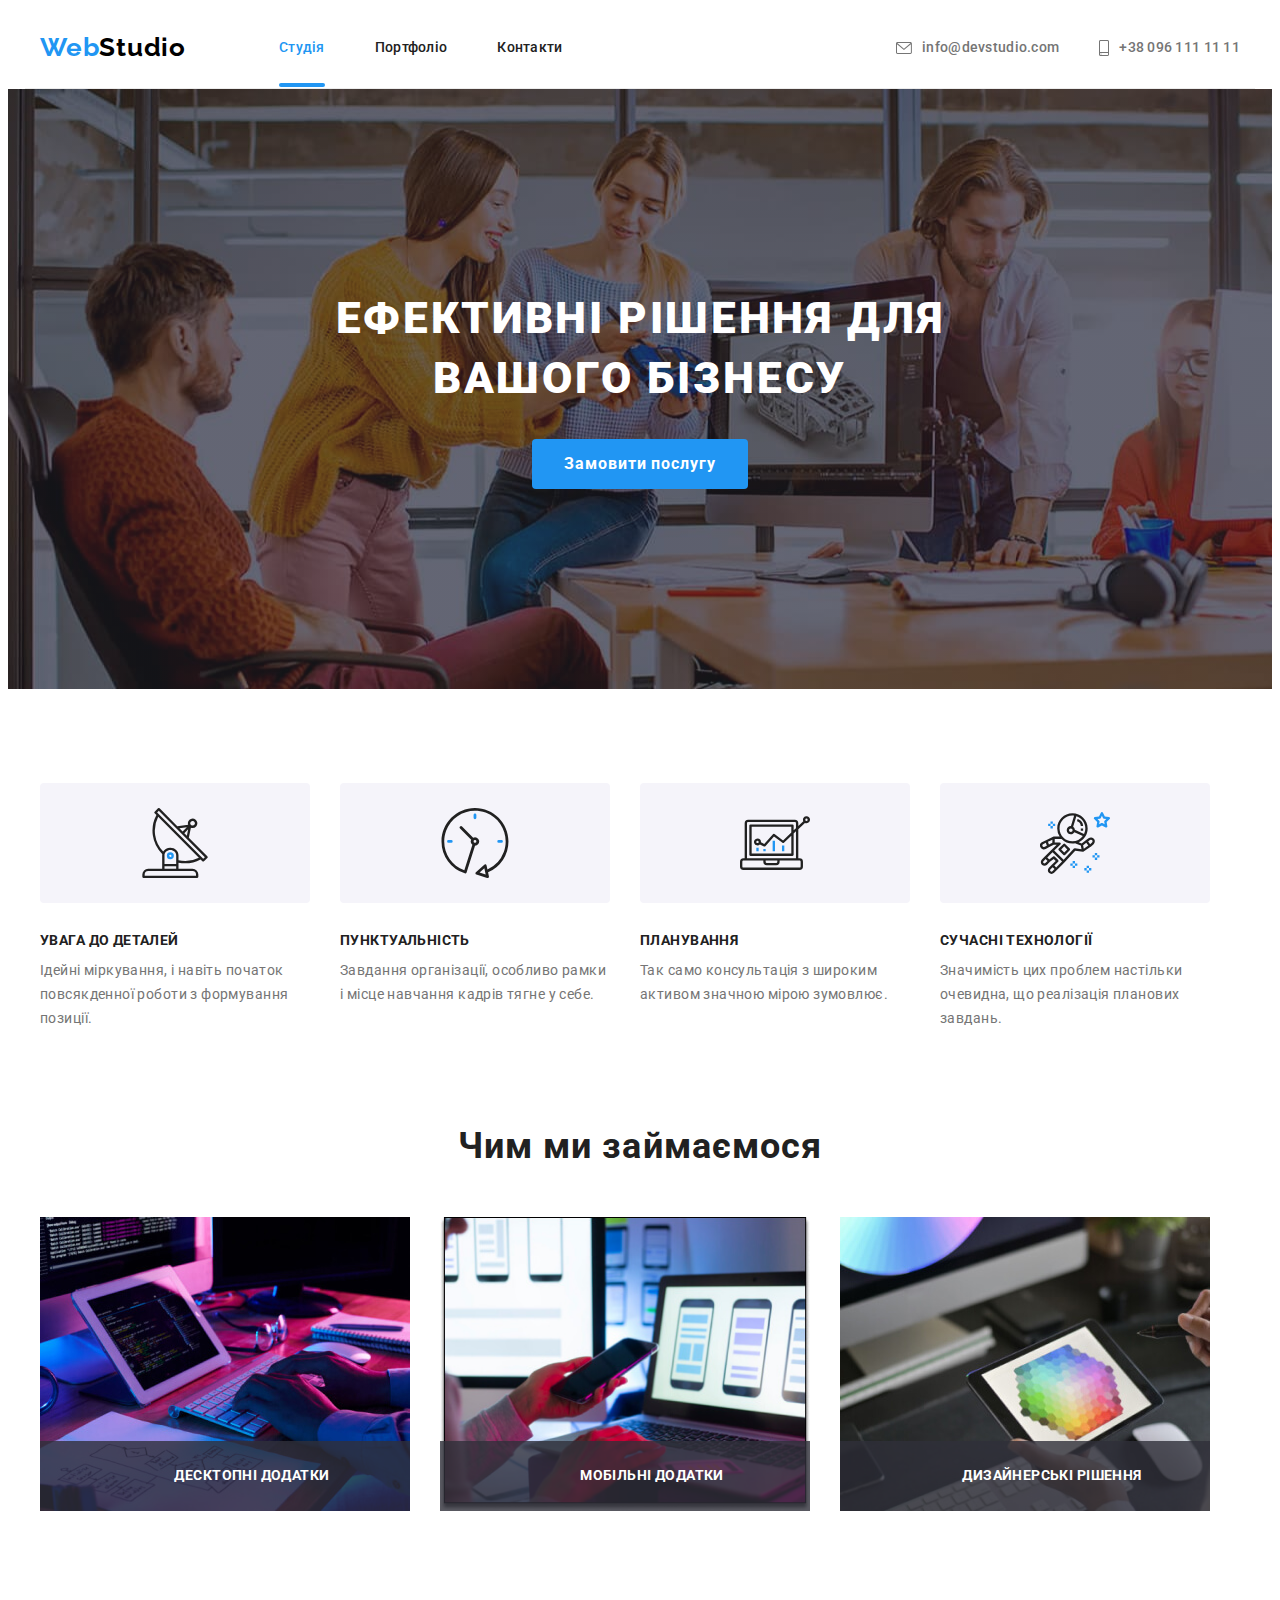
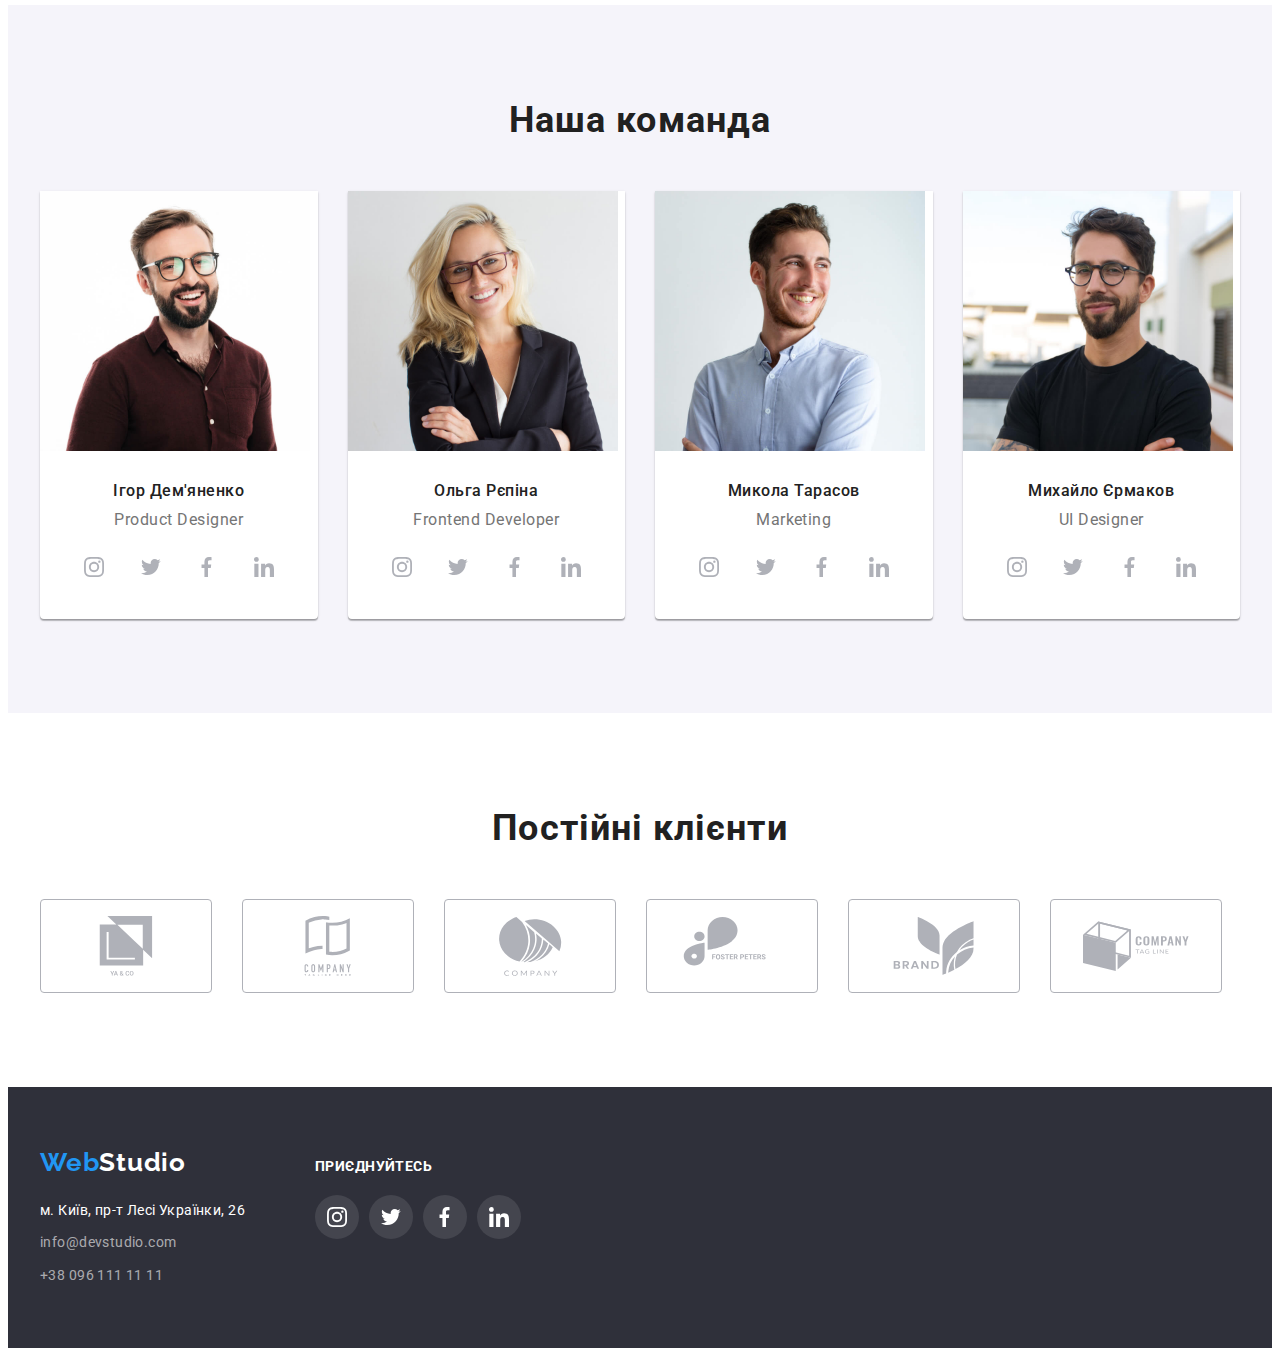
<file: index.html>
<!DOCTYPE html>
<html lang="uk">
  <head>
    <meta charset="UTF-8" />
    <meta http-equiv="X-UA-Compatible" content="IE=edge" />
    <meta name="viewport" content="width=device-width, initial-scale=1.0" />
    <title>WebStudio</title>
    <link
      href="https://fonts.googleapis.com/css2?family=Raleway:wght@700&family=Roboto:wght@400;500;700;900&display=swap"
      rel="stylesheet"
    />
    <link
      rel="stylesheet"
      href="https://cdnjs.cloudflare.com/ajax/libs/modern-normalize/1.1.0/modern-normalize.min.css"
      integrity="sha512-wpPYUAdjBVSE4KJnH1VR1HeZfpl1ub8YT/NKx4PuQ5NmX2tKuGu6U/JRp5y+Y8XG2tV+wKQpNHVUX03MfMFn9Q=="
      crossorigin="anonymous"
      referrerpolicy="no-referrer"
    />
    <link rel="stylesheet" href="./css/style.css" />
  </head>
  <body>
    <!-- Шапка сайта -->
    <header>
      <div class="container head">
        <nav class="nav">
          <a href="./index.html" class="logo"><span>Web</span>Studio</a>
          <ul class="site-nav">
            <li class="nav-item">
              <a href="./index.html" class="nav-link current">Студія</a>
            </li>
            <li class="nav-item">
              <a href="./portfolio.html" class="nav-link">Портфоліо</a>
            </li>
            <li class="nav-item">
              <a href="#Контакти" class="nav-link">Контакти</a>
            </li>
          </ul>
        </nav>
        <ul class="address-nav">
          <li class="address">
            <a href="mailto:info@devstudio.com" class="nav-link">
              <svg class="mail">
                <use
                  href="./images/icons.svg#icon-mail"
                  width="16"
                  height="12"
                ></use>
              </svg>
              info@devstudio.com</a
            >
          </li>
          <li class="address">
            <a href="tel:+380961111111" class="nav-link">
              <svg class="mail telephone">
                <use
                  href="./images/icons.svg#icon-telephone"
                  width="10"
                  height="16"
                ></use>
              </svg>
              +38 096 111 11 11</a
            >
          </li>
        </ul>
      </div>
    </header>
    <main>
      <!-- Герой -->
      <section class="section features">
        <div class="container">
          <h1 class="title">Ефективні рішення для вашого бізнесу</h1>
          <button type="button" class="button-title" data-modal-open>
            Замовити послугу
          </button>
        </div>
      </section>
      <!-- Особливості -->
      <section class="section">
        <div class="container">
          <h2 class="visually-hidden">Наші переваги</h2>
          <ul class="advant">
            <li class="advant-item">
              <div class="advant-icon">
                <svg class="icon">
                  <use
                    href="./images/icons.svg#icon-antenna"
                    width="70"
                    height="70"
                  ></use>
                </svg>
              </div>
              <h3 class="item">Увага до деталей</h3>
              <p class="text">
                Ідейні міркування, і навіть початок повсякденної роботи з
                формування позиції.
              </p>
            </li>
            <li class="advant-item">
              <div class="advant-icon">
                <svg class="icon">
                  <use
                    href="./images/icons.svg#icon-clock"
                    width="70"
                    height="70"
                  ></use>
                </svg>
              </div>
              <h3 class="item">Пунктуальність</h3>
              <p class="text">
                Завдання організації, особливо рамки і місце навчання кадрів
                тягне у себе.
              </p>
            </li>
            <li class="advant-item">
              <div class="advant-icon">
                <svg class="icon">
                  <use
                    href="./images/icons.svg#icon-comp"
                    width="70"
                    height="70"
                  ></use>
                </svg>
              </div>
              <h3 class="item">Планування</h3>
              <p class="text">
                Так само консультація з широким активом значною мірою зумовлює.
              </p>
            </li>
            <li class="advant-item">
              <div class="advant-icon">
                <svg class="icon">
                  <use
                    href="./images/icons.svg#icon-astronaut"
                    width="70"
                    height="70"
                  ></use>
                </svg>
              </div>
              <h3 class="item">Сучасні технології</h3>
              <p class="text">
                Значимість цих проблем настільки очевидна, що реалізація
                планових завдань.
              </p>
            </li>
          </ul>
        </div>
      </section>
      <!-- Чим ми займаємося -->
      <section class="section-about">
        <div class="container">
          <h2 class="title-second">Чим ми займаємося</h2>
          <ul class="about">
            <li class="about-item">
              <img
                class="img"
                src="./images/work/program.jpg"
                alt="Руки на клавіатурі перед монітором"
                width="370"
                height="294"
              />
              <div class="box-bg">
                <p class="box-text">Десктопні додатки</p>
              </div>
            </li>
            <li class="about-item">
              <img
                class="img"
                src="./images/work/application.jpg"
                alt="Людина тримає в руці мобільний телефон та працює за ноутбуком"
                width="370"
                height="294"
              />
              <div class="box-bg">
                <p class="box-text">Мобільні додатки</p>
              </div>
            </li>
            <li class="about-item">
              <img
                class="img"
                src="./images/work/design.jpg"
                alt="Людина працює на планшеті з палітрою кольорів"
                width="370"
                height="294"
              />
              <div class="box-bg">
                <p class="box-text">Дизайнерські рішення</p>
              </div>
            </li>
          </ul>
        </div>
      </section>
      <!-- Наша команда -->
      <section class="command">
        <div class="container">
          <h2 class="title-second">Наша команда</h2>
          <ul class="command-list">
            <li class="command-item">
              <img
                class="img"
                src="./images/our-team/igor-demianenko.jpg"
                alt="Хлопець в окулярах посміхається"
                width="270"
                height="260"
              />
              <div class="description">
                <h3 class="name">Ігор Дем'яненко</h3>
                <p lang="en" class="profession">Product Designer</p>
                <ul class="social-list">
                  <li class="social-item">
                    <a class="social-link" href="">
                      <svg class="social-icon" width="20" height="20">
                        <use href="./images/icons.svg#icon-instagram"></use>
                      </svg>
                    </a>
                  </li>
                  <li class="social-item">
                    <a class="social-link" href="">
                      <svg class="social-icon" width="20" height="20">
                        <use href="./images/icons.svg#icon-twitter"></use>
                      </svg>
                    </a>
                  </li>
                  <li class="social-item">
                    <a class="social-link" href="">
                      <svg class="social-icon" width="20" height="20">
                        <use href="./images/icons.svg#icon-facebook"></use>
                      </svg>
                    </a>
                  </li>
                  <li class="social-item">
                    <a class="social-link" href="">
                      <svg class="social-icon" width="20" height="20">
                        <use href="./images/icons.svg#icon-linkedin"></use>
                      </svg>
                    </a>
                  </li>
                </ul>
              </div>
            </li>
            <li class="command-item">
              <img
                class="img"
                src="./images/our-team/olga-repina.jpg"
                alt="Дівчина посміхається"
                width="270"
                height="260"
              />
              <div class="description">
                <h3 class="name">Ольга Рєпіна</h3>
                <p lang="en" class="profession">Frontend Developer</p>
                <ul class="social-list">
                  <li class="social-item">
                    <a class="social-link" href="">
                      <svg class="social-icon" width="20" height="20">
                        <use href="./images/icons.svg#icon-instagram"></use>
                      </svg>
                    </a>
                  </li>
                  <li class="social-item">
                    <a class="social-link" href="">
                      <svg class="social-icon" width="20" height="20">
                        <use href="./images/icons.svg#icon-twitter"></use>
                      </svg>
                    </a>
                  </li>
                  <li class="social-item">
                    <a class="social-link" href="">
                      <svg class="social-icon" width="20" height="20">
                        <use href="./images/icons.svg#icon-facebook"></use>
                      </svg>
                    </a>
                  </li>
                  <li class="social-item">
                    <a class="social-link" href="">
                      <svg class="social-icon" width="20" height="20">
                        <use href="./images/icons.svg#icon-linkedin"></use>
                      </svg>
                    </a>
                  </li>
                </ul>
              </div>
            </li>
            <li class="command-item">
              <img
                class="img"
                src="./images/our-team/mykola-tarasov.jpg"
                alt="Хлопець посміхається"
                width="270"
                height="260"
              />
              <div class="description">
                <h3 class="name">Микола Тарасов</h3>
                <p lang="en" class="profession">Marketing</p>
                <ul class="social-list">
                  <li class="social-item">
                    <a class="social-link" href="">
                      <svg class="social-icon" width="20" height="20">
                        <use href="./images/icons.svg#icon-instagram"></use>
                      </svg>
                    </a>
                  </li>
                  <li class="social-item">
                    <a class="social-link" href="">
                      <svg class="social-icon" width="20" height="20">
                        <use href="./images/icons.svg#icon-twitter"></use>
                      </svg>
                    </a>
                  </li>
                  <li class="social-item">
                    <a class="social-link" href="">
                      <svg class="social-icon" width="20" height="20">
                        <use href="./images/icons.svg#icon-facebook"></use>
                      </svg>
                    </a>
                  </li>
                  <li class="social-item">
                    <a class="social-link" href="">
                      <svg class="social-icon" width="20" height="20">
                        <use href="./images/icons.svg#icon-linkedin"></use>
                      </svg>
                    </a>
                  </li>
                </ul>
              </div>
            </li>
            <li class="command-item">
              <img
                class="img"
                src="./images/our-team/mykhailo-ermakov.jpg"
                alt="Хлопець в окулярах посміхається"
                width="270"
                height="260"
              />
              <div class="description">
                <h3 class="name">Михайло Єрмаков</h3>
                <p lang="en" class="profession">UI Designer</p>
                <ul class="social-list">
                  <li class="social-item">
                    <a class="social-link" href="">
                      <svg class="social-icon" width="20" height="20">
                        <use href="./images/icons.svg#icon-instagram"></use>
                      </svg>
                    </a>
                  </li>
                  <li class="social-item">
                    <a class="social-link" href="">
                      <svg class="social-icon" width="20" height="20">
                        <use href="./images/icons.svg#icon-twitter"></use>
                      </svg>
                    </a>
                  </li>
                  <li class="social-item">
                    <a class="social-link" href="">
                      <svg class="social-icon" width="20" height="20">
                        <use href="./images/icons.svg#icon-facebook"></use>
                      </svg>
                    </a>
                  </li>
                  <li class="social-item">
                    <a class="social-link" href="">
                      <svg class="social-icon" width="20" height="20">
                        <use href="./images/icons.svg#icon-linkedin"></use>
                      </svg>
                    </a>
                  </li>
                </ul>
              </div>
            </li>
          </ul>
        </div>
      </section>
      <!-- Постійні клієнти -->
      <section class="clients">
        <div class="container">
          <h2 class="title-second">Постійні клієнти</h2>
          <ul class="clients-list">
            <li class="clients-item">
              <a class="clients-link" href="">
                <svg class="clients-icon" width="106" height="60">
                  <use href="./images/icons.svg#icon-yaco"></use>
                </svg>
              </a>
            </li>
            <li class="clients-item">
              <a class="clients-link" href="">
                <svg class="clients-icon" width="106" height="60">
                  <use href="./images/icons.svg#icon-company"></use>
                </svg>
              </a>
            </li>
            <li class="clients-item">
              <a class="clients-link" href="">
                <svg class="clients-icon" width="106" height="60">
                  <use href="./images/icons.svg#icon-company-o"></use>
                </svg>
              </a>
            </li>
            <li class="clients-item">
              <a class="clients-link" href="">
                <svg class="clients-icon" width="106" height="60">
                  <use href="./images/icons.svg#icon-foster"></use>
                </svg>
              </a>
            </li>
            <li class="clients-item">
              <a class="clients-link" href="">
                <svg class="clients-icon" width="106" height="60">
                  <use href="./images/icons.svg#icon-brand"></use>
                </svg>
              </a>
            </li>
            <li class="clients-item">
              <a class="clients-link" href="">
                <svg class="clients-icon" width="106" height="60">
                  <use href="./images/icons.svg#icon-tagline"></use>
                </svg>
              </a>
            </li>
          </ul>
        </div>
      </section>
    </main>

    <!-- Підвал -->
    <footer class="footer">
      <div class="container-flex">
        <div class="container-footer">
          <a href="./index.html" class="logo-footer"><span>Web</span>Studio</a>
          <address id="Контакти">
            <ul class="footer-contacts">
              <li class="contacts-map">
                <a
                  href="https://goo.gl/maps/bb7uWpJd3JeG9Nsg9"
                  target="_blank"
                  rel="noopener noreferrer"
                  class="contacts-nav"
                  >м. Київ, пр-т Лесі Українки, 26</a
                >
              </li>
              <li class="contacts">
                <a href="mailto:info@devstudio.com" class="contacts-link"
                  >info@devstudio.com</a
                >
              </li>
              <li class="contacts">
                <a href="tel:+380961111111" class="contacts-link"
                  >+38 096 111 11 11</a
                >
              </li>
            </ul>
          </address>
        </div>
        <div class="footer-social">
          <h3 class="social-title">Приєднуйтесь</h3>
          <ul class="social-list-footer">
            <li class="social-item-footer">
              <a class="social-link-footer" href="">
                <svg class="social-icon-footer" width="20" height="20">
                  <use href="./images/icons.svg#icon-instagram"></use>
                </svg>
              </a>
            </li>
            <li class="social-item-footer">
              <a class="social-link-footer" href="">
                <svg class="social-icon-footer" width="20" height="20">
                  <use href="./images/icons.svg#icon-twitter"></use>
                </svg>
              </a>
            </li>
            <li class="social-item-footer">
              <a class="social-link-footer" href="">
                <svg class="social-icon-footer" width="20" height="20">
                  <use href="./images/icons.svg#icon-facebook"></use>
                </svg>
              </a>
            </li>
            <li class="social-item-footer">
              <a class="social-link-footer" href="">
                <svg class="social-icon-footer" width="20" height="20">
                  <use href="./images/icons.svg#icon-linkedin"></use>
                </svg>
              </a>
            </li>
          </ul>
        </div>
      </div>
    </footer>
    <!-- Модальне вікно -->
    <div class="backdrop is-hidden" data-modal>
      <div class="modal">
        <button type="button" class="modal-close-btn" data-modal-close>
          <svg class="modal-close-icon" width="18" height="18">
            <use href="./images/icons.svg#icon-close"></use>
          </svg>
        </button>
      </div>
    </div>
    <script src="./js/modal.js"></script>
  </body>
</html>
</file>
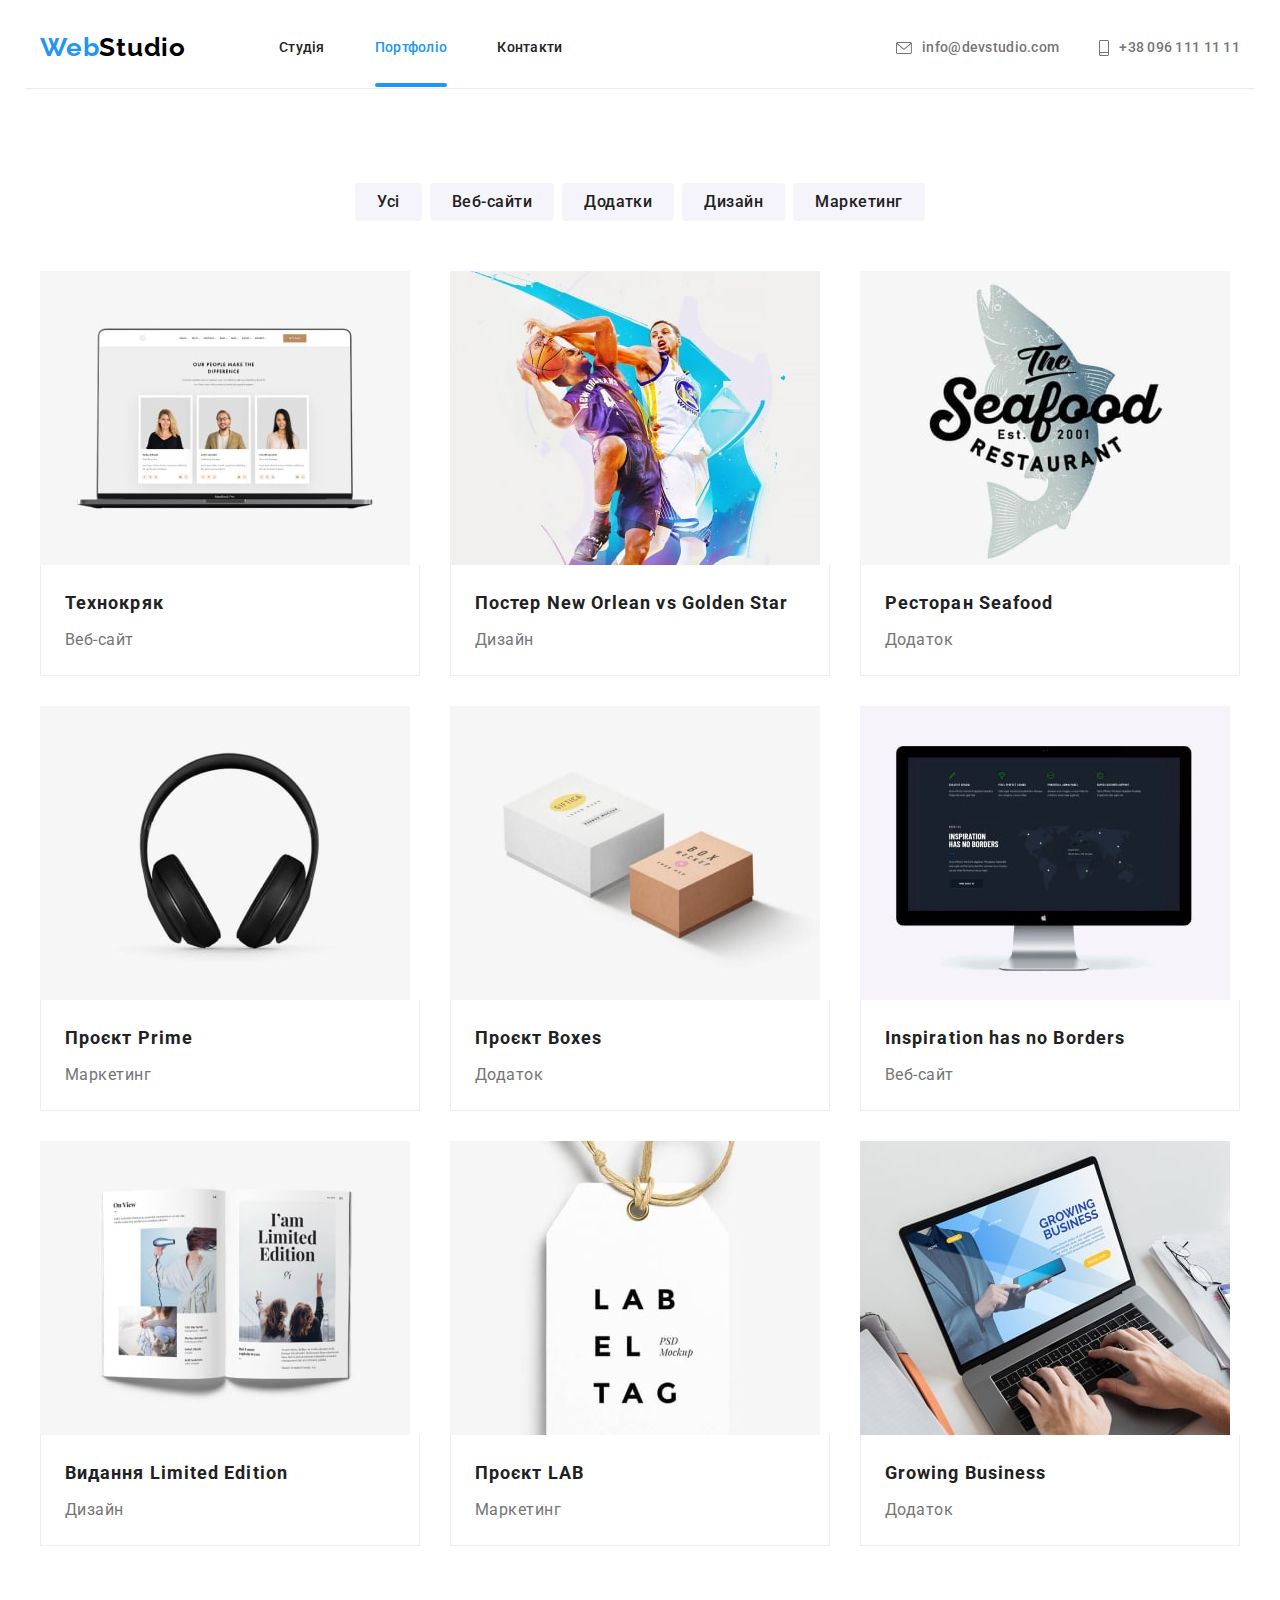
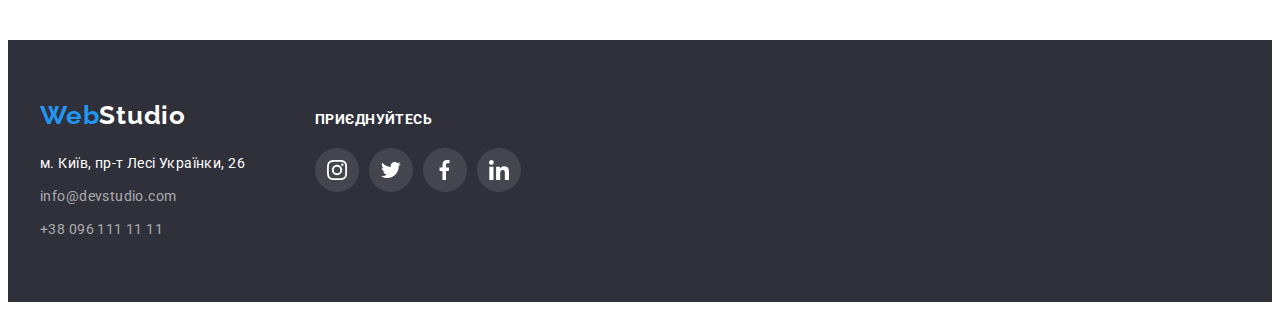
<file: portfolio.html>
<!DOCTYPE html>
<html lang="uk">
  <head>
    <meta charset="UTF-8" />
    <meta http-equiv="X-UA-Compatible" content="IE=edge" />
    <meta name="viewport" content="width=device-width, initial-scale=1.0" />
    <title>Portfolio</title>
    <link
      href="https://fonts.googleapis.com/css2?family=Raleway:wght@700&family=Roboto:wght@400;500;700;900&display=swap"
      rel="stylesheet"
    />
    <link
      rel="stylesheet"
      href="https://cdnjs.cloudflare.com/ajax/libs/modern-normalize/1.1.0/modern-normalize.min.css"
      integrity="sha512-wpPYUAdjBVSE4KJnH1VR1HeZfpl1ub8YT/NKx4PuQ5NmX2tKuGu6U/JRp5y+Y8XG2tV+wKQpNHVUX03MfMFn9Q=="
      crossorigin="anonymous"
      referrerpolicy="no-referrer"
    />
    <link rel="stylesheet" href="./css/style.css" />
  </head>
  <body>
    <!-- Шапка сайта -->
    <header>
      <div class="container head">
        <nav class="nav">
          <a href="./index.html" class="logo"><span>Web</span>Studio</a>
          <ul class="site-nav">
            <li class="nav-item">
              <a href="./index.html" class="nav-link">Студія</a>
            </li>
            <li class="nav-item">
              <a href="./portfolio.html" class="nav-link current">Портфоліо</a>
            </li>
            <li class="nav-item">
              <a href="#Контакти" class="nav-link">Контакти</a>
            </li>
          </ul>
        </nav>
        <ul class="address-nav">
          <li class="address">
            <a href="mailto:info@devstudio.com" class="nav-link">
              <svg class="mail">
                <use
                  href="./images/icons.svg#icon-mail"
                  width="16"
                  height="12"
                ></use>
              </svg>
              info@devstudio.com</a
            >
          </li>
          <li class="address">
            <a href="tel:+380961111111" class="nav-link">
              <svg class="mail telephone">
                <use
                  href="./images/icons.svg#icon-telephone"
                  width="10"
                  height="16"
                ></use>
              </svg>
              +38 096 111 11 11</a
            >
          </li>
        </ul>
      </div>
    </header>
    <main>
      <!-- Портфоліо -->
      <section class="section">
        <div class="container">
          <h1 class="visually-hidden">Портфоліо</h1>
          <ul class="buttons">
            <li class="button-item">
              <button type="button" class="button">Усі</button>
            </li>
            <li class="button-item">
              <button type="button" class="button">Веб-сайти</button>
            </li>
            <li class="button-item">
              <button type="button" class="button">Додатки</button>
            </li>
            <li class="button-item">
              <button type="button" class="button">Дизайн</button>
            </li>
            <li class="button-item">
              <button type="button" class="button">Маркетинг</button>
            </li>
          </ul>

          <!-- Проекти -->

          <h2 class="visually-hidden">Приклади робіт</h2>

          <ul class="project-list">
            <li class="project">
              <a class="project-link" href="">
                <div class="project-back">
                  <img
                    class="project-img"
                    src="./images/portfolio/tehnokriak.jpg"
                    alt="На ноутбуці фото трьох людей"
                    width="370"
                    height="294"
                  />
                  <p class="project-about">
                    Ресурс пропонує комплексні пропозиції з різним рівнем
                    функціоналу та сервісів. Все це дозволить відвідувачу
                    отримати вичерпні відомості про компанію чи приватну особу.
                  </p>
                </div>
                <div class="poster">
                  <h3 class="project-title">Технокряк</h3>
                  <p class="project-text">Веб-сайт</p>
                </div>
              </a>
            </li>
            <li class="project">
              <a class="project-link" href="">
                <div class="project-back">
                  <img
                    class="project-img"
                    src="./images/portfolio/poster.jpg"
                    alt="Двоє хлопців грають у баскетбол"
                    width="370"
                    height="294"
                  />
                  <p class="project-about">
                    Ресурс пропонує комплексні пропозиції з різним рівнем
                    функціоналу та сервісів. Все це дозволить відвідувачу
                    отримати вичерпні відомості про компанію чи приватну особу.
                  </p>
                </div>
                <div class="poster">
                  <h3 class="project-title">
                    Постер <span lang="en">New Orlean vs Golden Star</span>
                  </h3>
                  <p class="project-text">Дизайн</p>
                </div>
              </a>
            </li>
            <li class="project">
              <a class="project-link" href="">
                <div class="project-back">
                  <img
                    class="project-img"
                    src="./images/portfolio/restoran.jpg"
                    alt="Афіша ресторану"
                    width="370"
                    height="294"
                  />
                  <p class="project-about">
                    Ресурс пропонує комплексні пропозиції з різним рівнем
                    функціоналу та сервісів. Все це дозволить відвідувачу
                    отримати вичерпні відомості про компанію чи приватну особу.
                  </p>
                </div>
                <div class="poster">
                  <h3 class="project-title">
                    Ресторан <span lang="en">Seafood</span>
                  </h3>
                  <p class="project-text">Додаток</p>
                </div>
              </a>
            </li>
            <li class="project">
              <a class="project-link" href="">
                <div class="project-back">
                  <img
                    class="project-img"
                    src="./images/portfolio/proekt-prime.jpg"
                    alt="Навушники"
                    width="370"
                    height="294"
                  />
                  <p class="project-about">
                    Ресурс пропонує комплексні пропозиції з різним рівнем
                    функціоналу та сервісів. Все це дозволить відвідувачу
                    отримати вичерпні відомості про компанію чи приватну особу.
                  </p>
                </div>
                <div class="poster">
                  <h3 class="project-title">
                    Проєкт <span lang="en">Prime</span>
                  </h3>
                  <p class="project-text">Маркетинг</p>
                </div>
              </a>
            </li>
            <li class="project">
              <a class="project-link" href="">
                <div class="project-back">
                  <img
                    class="project-img"
                    src="./images/portfolio/proekt-boxes.jpg"
                    alt="Дві картонні коробки"
                    width="370"
                    height="294"
                  />
                  <p class="project-about">
                    Ресурс пропонує комплексні пропозиції з різним рівнем
                    функціоналу та сервісів. Все це дозволить відвідувачу
                    отримати вичерпні відомості про компанію чи приватну особу.
                  </p>
                </div>
                <div class="poster">
                  <h3 class="project-title">
                    Проєкт <span lang="en">Boxes</span>
                  </h3>
                  <p class="project-text">Додаток</p>
                </div>
              </a>
            </li>
            <li class="project">
              <a class="project-link" href="">
                <div class="project-back">
                  <img
                    class="project-img"
                    src="./images/portfolio/inspiration.jpg"
                    alt="Монітор"
                    width="370"
                    height="294"
                  />
                  <p class="project-about">
                    Ресурс пропонує комплексні пропозиції з різним рівнем
                    функціоналу та сервісів. Все це дозволить відвідувачу
                    отримати вичерпні відомості про компанію чи приватну особу.
                  </p>
                </div>
                <div class="poster">
                  <h3 lang="en" class="project-title">
                    Inspiration has no Borders
                  </h3>
                  <p class="project-text">Веб-сайт</p>
                </div>
              </a>
            </li>
            <li class="project">
              <a class="project-link" href=""
                ><div class="project-back">
                  <img
                    class="project-img"
                    src="./images/portfolio/limited-edition.jpg"
                    alt="Розкритий журнал"
                    width="370"
                    height="294"
                  />
                  <p class="project-about">
                    Ресурс пропонує комплексні пропозиції з різним рівнем
                    функціоналу та сервісів. Все це дозволить відвідувачу
                    отримати вичерпні відомості про компанію чи приватну особу.
                  </p>
                </div>
                <div class="poster">
                  <h3 class="project-title">
                    Видання <span lang="en">Limited Edition</span>
                  </h3>
                  <p class="project-text">Дизайн</p>
                </div>
              </a>
            </li>
            <li class="project">
              <a class="project-link" href=""
                ><div class="project-back">
                  <img
                    class="project-img"
                    src="./images/portfolio/proekt-lab.jpg"
                    alt="Бірка"
                    width="370"
                    height="294"
                  />
                  <p class="project-about">
                    Ресурс пропонує комплексні пропозиції з різним рівнем
                    функціоналу та сервісів. Все це дозволить відвідувачу
                    отримати вичерпні відомості про компанію чи приватну особу.
                  </p>
                </div>
                <div class="poster">
                  <h3 class="project-title">
                    Проєкт <span lang="en">LAB</span>
                  </h3>
                  <p class="project-text">Маркетинг</p>
                </div>
              </a>
            </li>
            <li class="project">
              <a class="project-link" href=""
                ><div class="project-back">
                  <img
                    class="project-img"
                    src="./images/portfolio/growing.jpg"
                    alt="Людина працює за ноутбуком"
                    width="370"
                    height="294"
                  />
                  <p class="project-about">
                    Ресурс пропонує комплексні пропозиції з різним рівнем
                    функціоналу та сервісів. Все це дозволить відвідувачу
                    отримати вичерпні відомості про компанію чи приватну особу.
                  </p>
                </div>
                <div class="poster">
                  <h3 lang="en" class="project-title">Growing Business</h3>
                  <p class="project-text">Додаток</p>
                </div>
              </a>
            </li>
          </ul>
        </div>
      </section>
    </main>
    <!-- Підвал -->
    <footer class="footer">
      <div class="container-flex">
        <div class="container-footer">
          <a href="./index.html" class="logo-footer"><span>Web</span>Studio</a>
          <address id="Контакти">
            <ul class="footer-contacts">
              <li class="contacts-map">
                <a
                  href="https://goo.gl/maps/bb7uWpJd3JeG9Nsg9"
                  target="_blank"
                  rel="noopener noreferrer"
                  class="contacts-nav"
                  >м. Київ, пр-т Лесі Українки, 26</a
                >
              </li>
              <li class="contacts">
                <a href="mailto:info@devstudio.com" class="contacts-link"
                  >info@devstudio.com</a
                >
              </li>
              <li class="contacts">
                <a href="tel:+380961111111" class="contacts-link"
                  >+38 096 111 11 11</a
                >
              </li>
            </ul>
          </address>
        </div>
        <div class="footer-social">
          <h3 class="social-title">Приєднуйтесь</h3>
          <ul class="social-list-footer">
            <li class="social-item-footer">
              <a class="social-link-footer" href="">
                <svg class="social-icon-footer" width="20" height="20">
                  <use href="./images/icons.svg#icon-instagram"></use>
                </svg>
              </a>
            </li>
            <li class="social-item-footer">
              <a class="social-link-footer" href="">
                <svg class="social-icon-footer" width="20" height="20">
                  <use href="./images/icons.svg#icon-twitter"></use>
                </svg>
              </a>
            </li>
            <li class="social-item-footer">
              <a class="social-link-footer" href="">
                <svg class="social-icon-footer" width="20" height="20">
                  <use href="./images/icons.svg#icon-facebook"></use>
                </svg>
              </a>
            </li>
            <li class="social-item-footer">
              <a class="social-link-footer" href="">
                <svg class="social-icon-footer" width="20" height="20">
                  <use href="./images/icons.svg#icon-linkedin"></use>
                </svg>
              </a>
            </li>
          </ul>
        </div>
      </div>
    </footer>
  </body>
</html>
</file>
<file: css/style.css>
:root {
  --primary-text-color: #757575;
  --title-text-color: #212121;
  --accent-color: #2196f3;
  --primary-white-color: #ffffff;
}

body {
  font-family: "Roboto", sans-serif;
  font-weight: 400;
  font-size: 14px;
  line-height: 1.71;
  letter-spacing: 0.03em;

  color: #757575;
  background-color: #ffffff;
}
ul {
  list-style: none;
}
a {
  text-decoration: none;
}
h1,
h2,
h3,
p,
ul,
li,
img {
  margin-top: 0;
  margin-bottom: 0;
}
.container {
  width: 1200px;
  margin-left: auto;
  margin-right: auto;
  padding-left: 15px;
  padding-right: 15px;
}
.img {
  display: block;
}
/* Шапка сайта */

.logo {
  padding-top: 24px;
  padding-bottom: 25px;
  font-family: "Raleway";
  font-style: normal;
  font-weight: 700;
  font-size: 26px;
  line-height: 1.19;
  letter-spacing: 0.03em;
  color: #000000;
  transition: color 250ms cubic-bezier(0.4, 0, 0.2, 1);
}
.logo > span {
  color: var(--accent-color);
}
.logo:hover,
.logo:focus {
  color: var(--accent-color);
}
.head {
  display: flex;
  align-items: center;
  border-bottom: 1px solid #ececec;
}
.nav {
  display: flex;
}
.site-nav {
  display: flex;
  padding-left: 0;
  align-items: center;
  margin-left: 93px;
}
.address-nav {
  display: flex;
  padding-left: 0;
  margin-left: auto;
}
.nav-item:not(:last-child) {
  margin-right: 50px;
}
.address-nav .address:not(:last-child) {
  margin-right: 40px;
}
.nav-link:hover,
.nav-link:focus {
  color: var(--accent-color);
  fill: var(--accent-color);
}
.nav-link {
  padding-top: 32px;
  padding-bottom: 32px;
  font-weight: 500;
  font-size: 14px;
  line-height: 1.14;
  letter-spacing: 0.02em;
  color: var(--title-text-color);
  fill: var(--primary-text-color);
  transition: color 250ms cubic-bezier(0.4, 0, 0.2, 1),
    fill 250ms cubic-bezier(0.4, 0, 0.2, 1);
}

.site-nav .nav-link.current {
  position: relative;
  color: var(--accent-color);
  /* transition: fill 2500ms cubic-bezier(0.4, 0, 0.2, 1); */
}
.address .nav-link {
  display: flex;
  align-items: center;
  color: var(--primary-text-color);
}
.address .nav-link:hover,
.address .nav-link:focus {
  color: var(--accent-color);
}

.mail {
  margin-right: 10px;
  width: 16px;
  height: 12px;
  /* fill: var(--primary-text-color); */
}

.nav-link:hover .mail,
.nav-link:focus .mail {
  /* fill: var(--accent-color); */
  /* transition: fill 250ms cubic-bezier(0.4, 0, 0.2, 1); */
}
.telephone {
  width: 10px;
  height: 16px;
}
.current::after {
  content: "";
  position: absolute;
  left: 0;
  bottom: 0;
  display: block;
  width: 100%;
  height: 4px;
  background-color: var(--accent-color);
  border-radius: 2px;
}

/* Герой */
.section {
  padding-top: 94px;
  padding-bottom: 94px;
  align-items: center;
}
.features {
  background-image: linear-gradient(
      rgba(47, 48, 58, 0.4),
      rgba(47, 48, 58, 0.4)
    ),
    url(../images/hero.jpg);
  max-width: 1600px;

  background-size: cover;
  background-color: #c4c4c4;
  margin-left: auto;
  margin-right: auto;
  padding-top: 200px;
  padding-bottom: 200px;
  background-color: #2f303a;
  text-align: center;
}
.title {
  margin-right: auto;
  margin-left: auto;
  margin-bottom: 30px;
  max-width: 696px;
  font-weight: 900;
  font-size: 44px;
  line-height: 1.36;
  text-align: center;
  letter-spacing: 0.06em;
  text-transform: uppercase;
  color: #ffffff;
}
.button-title {
  padding: 10px 32px;
  min-width: 216px;
  font-family: "Roboto", sans-serif;
  font-weight: 700;
  font-size: 16px;
  line-height: 1.88;
  letter-spacing: 0.06em;
  color: #ffffff;
  background-color: var(--accent-color);
  cursor: pointer;
  border-radius: 4px;
  border: 0;
  text-align: center;
  transition: background-color 250ms cubic-bezier(0.4, 0, 0.2, 1);
}
.button-title:hover,
.button-title:focus,
.button-title:active {
  background-color: #188ce8;
}
/* Особливості */
.advant {
  display: flex;
  padding-left: 0;
}
.advant-item {
  width: 270px;
}
.advant-item:not(:last-child) {
  margin-right: 30px;
}
.advant-icon {
  display: flex;
  justify-content: center;
  align-items: center;
  margin-bottom: 30px;
  width: 270px;
  height: 120px;
  background-color: #f5f4fa;
  border-radius: 4px;
}
.icon {
  width: 70px;
  height: 70px;
}
.item {
  margin-bottom: 10px;
  font-weight: 700;
  font-size: 14px;
  line-height: 1.14;
  letter-spacing: 0.03em;
  text-transform: uppercase;
  color: var(--title-text-color);
}
.text {
  font-weight: 400;
  font-size: 14px;
  line-height: 1.71;
  letter-spacing: 0.03em;
  color: var(--primary-text-color);
}
/* Чим ми займаємося */
.section-about {
  padding-bottom: 94px;
}
.about {
  display: flex;
  margin-left: -30px;
  margin-top: 50px;
  padding-left: 0;
  outline: 1px tomato;
}
.about-item {
  position: relative;
  margin-left: 30px;
  height: 294px;
}
.box-bg {
  position: absolute;
  width: 370px;
  height: 70px;
  left: 0;
  bottom: 0;
  background-color: rgba(47, 48, 58, 0.8);
}
.box-text {
  position: absolute;
  left: 0;
  bottom: 0;
  width: 100%;
  padding: 27px;
  font-weight: 700;
  font-size: 14px;
  line-height: 1.14;
  text-align: center;
  letter-spacing: 0.03em;
  text-transform: uppercase;
  color: var(--primary-white-color);
}

/* Наша команда */
.command-list {
  display: flex;
  padding-left: 0;
  margin-left: -30px;
}
.command-item {
  margin-left: 30px;
  flex-basis: calc((100% - 4 * 30px) / 4);

  background: #ffffff;
  box-shadow: 0px 1px 3px rgba(0, 0, 0, 0.12), 0px 1px 1px rgba(0, 0, 0, 0.14),
    0px 2px 1px rgba(0, 0, 0, 0.2);
  border-radius: 0px 0px 4px 4px;
}
.description {
  padding-top: 30px;
  padding-bottom: 30px;
  padding-left: 32px;
  padding-right: 32px;
  text-align: center;
}
.title-second {
  margin-bottom: 50px;
  font-weight: 700;
  font-size: 36px;
  line-height: 42px;
  text-align: center;
  letter-spacing: 0.03em;
  color: var(--title-text-color);
}
.name {
  margin-bottom: 10px;
  font-weight: 500;
  font-size: 16px;
  line-height: 1.19;
  letter-spacing: 0.03em;
  color: var(--title-text-color);
}
.profession {
  margin-bottom: 16px;
  font-weight: 400;
  font-size: 16px;
  line-height: 1.19;
  letter-spacing: 0.03em;
  color: var(--primary-text-color);
}

.command {
  background-color: #f5f4fa;
  padding-top: 94px;
  padding-bottom: 94px;
}
.social-list {
  display: flex;
  padding-left: 0;
  justify-content: space-between;
}
.social-link {
  display: flex;
  align-items: center;
  justify-content: center;
  width: 44px;
  height: 44px;
  border-radius: 50%;
  background-color: #ffffff;
  transition: background-color 250ms cubic-bezier(0.4, 0, 0.2, 1);
}
.social-icon {
  fill: #afb1b8;
  transition: fill 250ms cubic-bezier(0.4, 0, 0.2, 1);
}
.social-link:hover .social-icon,
.social-link:focus .social-icon {
  fill: var(--primary-white-color);
}
.social-link:hover,
.social-link:focus {
  background-color: var(--accent-color);

  /* box-shadow: 0px 4px 4px rgba(0, 0, 0, 0.25); */
}
/* Постійні клієнти */
.clients {
  padding-top: 94px;
  padding-bottom: 94px;
}
.clients-list {
  display: flex;
  padding-left: 0;
}

.clients-item {
  display: flex;
}
.clients-item + .clients-item {
  margin-left: 30px;
}
.clients-link {
  display: flex;
  width: 170px;
  height: 92px;
  justify-content: center;
  align-items: center;
  border: 1px solid #afb1b8;
  border-radius: 4px;
  transition: border 250ms cubic-bezier(0.4, 0, 0.2, 1);
}

.clients-icon {
  fill: #afb1b8;
  transition: fill 250ms cubic-bezier(0.4, 0, 0.2, 1);
}

.clients-link:hover .clients-icon,
.clients-link:focus .clients-icon {
  fill: var(--accent-color);
}
.clients-link:hover,
.clients-link:focus {
  border: 1px solid var(--accent-color);
  /* box-shadow: 0px 4px 4px 0px rgba(0, 0, 0, 0.25); */
}
/* Підвал */
.footer {
  padding-top: 60px;
  padding-bottom: 60px;
  background-color: #2f303a;
}
.footer-contacts {
  padding-left: 0;
}
.logo-footer {
  margin-bottom: 20px;
  font-family: "Raleway", sans-serif;
  font-style: normal;
  font-weight: 700;
  font-size: 26px;
  line-height: 1.19;
  letter-spacing: 0.03em;
  color: var(--primary-white-color);
  transition: color 250ms cubic-bezier(0.4, 0, 0.2, 1);
}
.logo-footer > span {
  color: var(--accent-color);
}
.contacts {
  font-style: normal;
  margin-top: 9px;
}
address {
  margin-top: 20px;
}
.contacts-nav {
  font-style: normal;
  font-weight: 400;
  font-size: 14px;
  line-height: 1.71;
  letter-spacing: 0.03em;
  color: var(--primary-white-color);
  transition: color 250ms cubic-bezier(0.4, 0, 0.2, 1);
}
.contacts-link {
  margin-top: 9px;
  font-weight: 400;
  font-size: 14px;
  line-height: 1.71;
  letter-spacing: 0.03em;
  color: rgba(255, 255, 255, 0.6);
  transition: color 250ms cubic-bezier(0.4, 0, 0.2, 1);
}
.logo-footer:hover,
.logo-footer:focus {
  color: var(--accent-color);
}
.contacts-nav:hover,
.contacts-nav:focus {
  color: var(--accent-color);
}
.contacts-link:hover,
.contacts-link:focus {
  color: var(--accent-color);
}
.container-flex {
  display: flex;
  align-items: baseline;
  width: 1200px;
  margin-left: auto;
  margin-right: auto;
  padding-left: 15px;
  padding-right: 15px;
}
.container-footer {
  display: inline-block;
  margin: 0;
  padding: 0;
}
.footer-social {
  display: inline-block;

  margin-left: 70px;

  align-items: center;
}
.footer-address {
  display: block;
}
.social-title {
  margin-bottom: 20px;
  font-weight: 700;
  font-size: 14px;
  line-height: 1.14;
  letter-spacing: 0.03em;
  text-transform: uppercase;

  color: #ffffff;
}
.social-list-footer {
  display: flex;
  padding-left: 0;
  width: 206px;
  height: 44px;
  justify-content: space-between;
}

.social-link-footer {
  display: flex;
  align-items: center;
  justify-content: center;
  width: 44px;
  height: 44px;
  background-color: rgba(255, 255, 255, 0.1);
  border-radius: 50%;
  transition: background-color 250ms cubic-bezier(0.4, 0, 0.2, 1);
}
.social-icon-footer {
  fill: var(--primary-white-color);
}

.social-link-footer:hover,
.social-link-footer:focus {
  background-color: var(--accent-color);
  border-radius: 50%;
  /* box-shadow: 0px 4px 4px rgba(0, 0, 0, 0.25); */
}
/* Портфоліо */

.buttons {
  display: flex;
  justify-content: center;
  padding-left: 0;
  margin-bottom: 50px;
}
.button {
  padding: 6px 22px;
  font-family: "Roboto", sans-serif;
  font-weight: 500;
  font-size: 16px;
  line-height: 1.62;
  text-align: center;
  letter-spacing: 0.03em;
  color: var(--title-text-color);
  background-color: #f5f4fa;
  cursor: pointer;
  border-radius: 4px;
  border: 0;
  transition: background-color 250ms cubic-bezier(0.4, 0, 0.2, 1),
    color 250ms cubic-bezier(0.4, 0, 0.2, 1),
    box-shadow 250ms cubic-bezier(0.4, 0, 0.2, 1);
}
.button-item:not(:last-child) {
  margin-right: 8px;
}
button:hover,
button:focus,
button:active {
  color: var(--primary-white-color);
  background-color: var(--accent-color);
  box-shadow: 0px 4px 4px 0px rgba(0, 0, 0, 0.25);
}
/* Проекти */
.project-list {
  display: flex;
  flex-wrap: wrap;
  padding-left: 0;
  margin-left: -30px;
  margin-top: -30px;
}
.project {
  flex-basis: calc((100% - 90px) / 3);
  margin-left: 30px;
  margin-top: 30px;
  width: 370px;
  background: #ffffff;
}
.project-title {
  margin-bottom: 4px;
  font-weight: 700;
  font-size: 18px;
  line-height: 2;
  letter-spacing: 0.06em;
  color: var(--title-text-color);
}
.project-text {
  font-weight: 400;
  font-size: 16px;
  line-height: 1.88;
  letter-spacing: 0.03em;
  color: var(--primary-text-color);
}
.visually-hidden {
  position: absolute;
  white-space: nowrap;
  width: 1px;
  height: 1px;
  overflow: hidden;
  border: 0;
  padding: 0;
  clip: rect(0 0 0 0);
  clip-path: inset(50%);
  margin: -1px;
}
.poster {
  padding: 20px 24px;
  border-left: 1px solid #eeeeee;
  border-bottom: 1px solid #eeeeee;
  border-right: 1px solid #eeeeee;
}
.project-link {
  display: block;
  transition: box-shadow 250ms cubic-bezier(0.4, 0, 0.2, 1);
}
.project-link:hover,
.project-link:focus {
  box-shadow: 0px 4px 4px 0px rgba(0, 0, 0, 0.25);
}
.project-back {
  position: relative;
  overflow: hidden;
  width: 370px;
  height: 294px;
}
.project-back::after {
  content: "";
  position: absolute;
  left: 0;
  bottom: 0;
  width: 100%;
  height: 100%;
  opacity: 0;
  background-color: rgba(33, 150, 243, 0.9);
  transform: translateY(100%);
  transition: transform 250ms cubic-bezier(0.4, 0, 0.2, 1),
    opacity 250ms cubic-bezier(0.4, 0, 0.2, 1);
}
.project-link:hover .project-back::after {
  transform: translateY(0);
  opacity: 1;
}

.project-about {
  display: flex;
  align-items: center;
  position: absolute;
  left: 0;
  top: 0;
  width: 100%;
  height: 100%;
  padding: 24px 24px;
  opacity: 0;
  transform: translateY(100%);
  transition: transform 250ms cubic-bezier(0.4, 0, 0.2, 1),
    opacity 250ms cubic-bezier(0.4, 0, 0.2, 1);

  z-index: 10;

  font-size: 18px;
  line-height: 1.56;
  letter-spacing: 0.03em;
  color: var(--primary-white-color);
}
.project-link:hover .project-about {
  transform: translateY(0);
  opacity: 1;
}

/* Модальне вікно */

.backdrop {
  position: fixed;
  top: 0;
  left: 0;
  width: 100vw;
  height: 100vh;
  background-color: rgba(0, 0, 0, 0.2);
  opacity: 1;
  transition: opacity 250ms cubic-bezier(0.4, 0, 0.2, 1),
    visibility 250ms cubic-bezier(0.4, 0, 0.2, 1);
}
.backdrop.is-hidden {
  opacity: 0;
  visibility: hidden;
  pointer-events: none;
}
.modal {
  position: absolute;
  width: 528px;
  height: 581px;
  top: 50%;
  left: 50%;
  background-color: #ffffff;
  box-shadow: 0px 1px 3px rgba(0, 0, 0, 0.12), 0px 1px 1px rgba(0, 0, 0, 0.14),
    0px 2px 1px rgba(0, 0, 0, 0.2);
  border-radius: 4px;
  transform: translate(-50%, -50%) scale(1);
  transition: transform 250ms cubic-bezier(0.4, 0, 0.2, 1);
}
.backdrop.is-hidden .modal {
  transform: translate(-50%, -50%) scale(0.8);
}

.modal-close-btn {
  position: absolute;
  top: 8px;
  right: 8px;
  display: flex;
  justify-content: center;
  align-items: center;
  width: 30px;
  height: 30px;
  border-radius: 50%;
  border: 1px solid rgba(0, 0, 0, 0.1);
  background-color: transparent;
  padding: 0;
  cursor: pointer;
}
</file>
